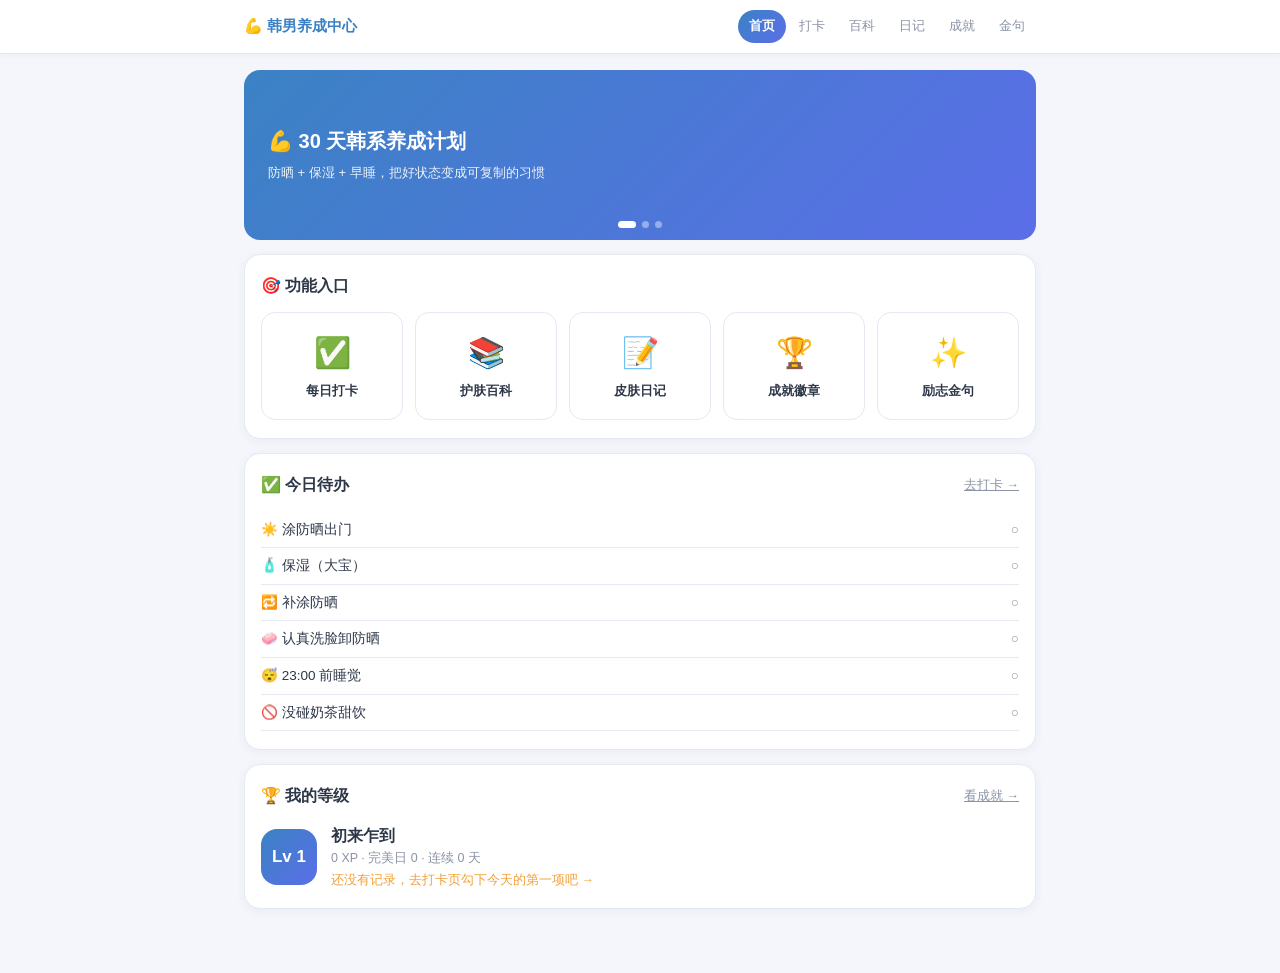
<file: index.html>
<!DOCTYPE html>
<html lang="zh-CN">
<head>
  <meta charset="UTF-8">
  <meta name="viewport" content="width=device-width, initial-scale=1.0">
  <title>韩男养成中心 · 首页</title>
  <link rel="stylesheet" href="style.css">
  <link rel="manifest" href="manifest.json">
  <meta name="theme-color" content="#3b82c4">
</head>
<body>
  <main class="container">

    <!-- 轮播 Banner -->
    <div class="banner" id="banner">
      <div class="banner-slide on">
        <h2>💪 30 天韩系养成计划</h2>
        <p>防晒 + 保湿 + 早睡，把好状态变成可复制的习惯</p>
      </div>
      <div class="banner-slide">
        <h2>📅 今天进度</h2>
        <p id="bannerProgress">加载中…</p>
      </div>
      <div class="banner-slide">
        <h2>💡 每日冷知识</h2>
        <p id="bannerTip">加载中…</p>
      </div>
      <div class="banner-dots" id="bannerDots"></div>
    </div>

    <!-- 功能入口 -->
    <div class="card">
      <div class="card-head"><h2>🎯 功能入口</h2></div>
      <div class="grid-entries">
        <a class="entry" href="checkin.html"><span class="icon">✅</span><span class="label">每日打卡</span></a>
        <a class="entry" href="wiki.html"><span class="icon">📚</span><span class="label">护肤百科</span></a>
        <a class="entry" href="diary.html"><span class="icon">📝</span><span class="label">皮肤日记</span></a>
        <a class="entry" href="achievements.html"><span class="icon">🏆</span><span class="label">成就徽章</span></a>
        <a class="entry" href="quotes.html"><span class="icon">✨</span><span class="label">励志金句</span></a>
      </div>
    </div>

    <!-- 今日待办速览 -->
    <div class="card">
      <div class="card-head"><h2>✅ 今日待办</h2><a href="checkin.html" class="muted">去打卡 →</a></div>
      <ul id="todoList" style="list-style:none;"></ul>
    </div>

    <!-- 我的等级速览 -->
    <div class="card">
      <div class="card-head"><h2>🏆 我的等级</h2><a href="achievements.html" class="muted">看成就 →</a></div>
      <div id="levelSummary"></div>
    </div>

  </main>

  <script src="common.js"></script>
  <script>
    injectNav("index");

    /* 轮播 */
    const slides = document.querySelectorAll(".banner-slide");
    const dotsBox = document.getElementById("bannerDots");
    let idx = 0;
    slides.forEach((_, i) => {
      const d = document.createElement("div");
      d.className = "banner-dot" + (i === 0 ? " on" : "");
      dotsBox.appendChild(d);
    });
    setInterval(() => {
      idx = (idx + 1) % slides.length;
      slides.forEach((s, i) => s.classList.toggle("on", i === idx));
      dotsBox.querySelectorAll(".banner-dot").forEach((d, i) => d.classList.toggle("on", i === idx));
    }, 3500);

    /* 填充 Banner 数据 */
    const today = todayStr();
    const dayData = loadDay(today);
    const list = tasksFor(today);
    const done = list.filter((t) => dayData.tasks[t.id]).length;
    document.getElementById("bannerProgress").textContent =
      `已完成 ${done} / ${list.length} 项，继续加油！`;
    const meta = loadMeta();
    const dayNum = Math.floor((new Date(today) - new Date(meta.startDate)) / 86400000) + 1;
    document.getElementById("bannerTip").textContent =
      TIPS[((dayNum - 1) % TIPS.length + TIPS.length) % TIPS.length];

    /* 今日待办速览 */
    document.getElementById("todoList").innerHTML = list
      .map((t) => `<li style="padding:7px 0;border-bottom:1px solid var(--border);font-size:13.5px;display:flex;justify-content:space-between;">
        <span>${t.icon} ${t.name}</span>
        <span style="color:${dayData.tasks[t.id] ? "var(--green)" : "var(--text-light)"}">${dayData.tasks[t.id] ? "✓" : "○"}</span>
      </li>`).join("");

    /* 等级速览 */
    const h = enrichHistory(calcHistory());
    const lv = levelOf(h.xp);
    document.getElementById("levelSummary").innerHTML = `
      <div style="display:flex;align-items:center;gap:14px;">
        <div style="width:56px;height:56px;border-radius:16px;background:linear-gradient(135deg,var(--primary),var(--purple));color:#fff;display:flex;align-items:center;justify-content:center;font-size:17px;font-weight:800;">Lv ${lv}</div>
        <div style="flex:1;">
          <div style="font-weight:700;">${LEVEL_TITLES[lv - 1]}</div>
          <div class="muted">${h.xp} XP · 完美日 ${h.perfect} · 连续 ${calcStreak()} 天</div>
          ${h.checked === 0 ? '<div class="muted" style="color:var(--amber);margin-top:2px;">还没有记录，去打卡页勾下今天的第一项吧 →</div>' : ""}
        </div>
      </div>`;
  </script>
</body>
</html>
</file>
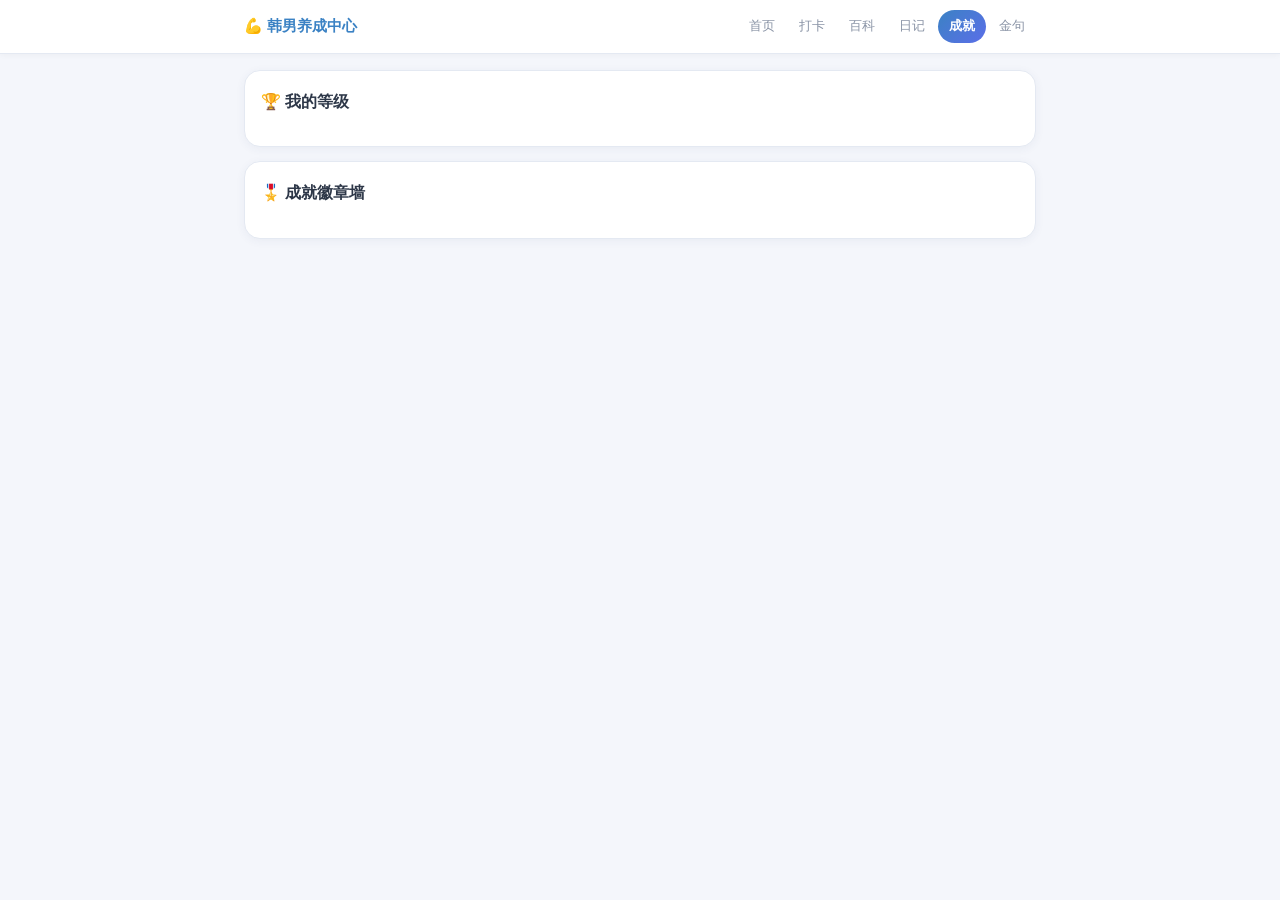
<file: achievements.html>
<!DOCTYPE html>
<html lang="zh-CN">
<head>
  <meta charset="UTF-8">
  <meta name="viewport" content="width=device-width, initial-scale=1.0">
  <title>成就徽章 · 韩男养成中心</title>
  <link rel="stylesheet" href="style.css">
  <link rel="manifest" href="manifest.json">
  <meta name="theme-color" content="#3b82c4">
</head>
<body>
  <main class="container">

    <div class="card">
      <div class="card-head"><h2>🏆 我的等级</h2></div>
      <div id="levelPanel"></div>
    </div>

    <div class="card">
      <div class="card-head"><h2>🎖️ 成就徽章墙</h2><span class="muted" id="unlockCount"></span></div>
      <div id="emptyHint" style="display:none;background:#f0f4ff;border:1px solid #d7e3f7;border-radius:12px;padding:14px 16px;font-size:13px;color:#4a5a78;margin-bottom:12px;">
        🏁 还没有任何记录——去「打卡」页勾选今天的任务，第一个徽章「🌱 第一步」就会点亮。
      </div>
      <div class="badge-grid" id="badgeGrid"></div>
    </div>

  </main>

  <script src="common.js"></script>
  <script>
    injectNav("achievements");
    const $ = (id) => document.getElementById(id);

    function render() {
      const h = enrichHistory(calcHistory());
      const lv = levelOf(h.xp);
      const xpInLevel = h.xp % XP_PER_LEVEL;

      $("#levelPanel").innerHTML = `
        <div style="display:flex;align-items:center;gap:16px;">
          <div style="width:70px;height:70px;border-radius:20px;background:linear-gradient(135deg,var(--primary),var(--purple));color:#fff;display:flex;align-items:center;justify-content:center;font-size:22px;font-weight:800;">Lv ${lv}</div>
          <div style="flex:1;">
            <div style="font-size:17px;font-weight:800;">${LEVEL_TITLES[lv - 1]}</div>
            <div class="xp-track" style="height:10px;background:#e2e9f5;border-radius:999px;overflow:hidden;margin:8px 0 4px;">
              <div style="height:100%;width:${lv >= 10 ? 100 : (xpInLevel / XP_PER_LEVEL) * 100}%;background:linear-gradient(90deg,var(--amber),#f5c76e);border-radius:999px;"></div>
            </div>
            <div class="muted">${lv >= 10 ? h.xp + " XP · 已满级 🏆" : h.xp + " XP · 再得 " + (XP_PER_LEVEL - xpInLevel) + " XP 升级"}</div>
          </div>
        </div>
        <div style="display:grid;grid-template-columns:repeat(3,1fr);gap:8px;margin-top:16px;text-align:center;">
          <div><div style="font-size:22px;font-weight:800;color:var(--primary);">${h.perfect}</div><div class="muted">完美日</div></div>
          <div><div style="font-size:22px;font-weight:800;color:var(--primary);">${calcStreak()}</div><div class="muted">连续打卡</div></div>
          <div><div style="font-size:22px;font-weight:800;color:var(--primary);">${h.checked}</div><div class="muted">总勾选</div></div>
        </div>`;

      const unlocked = ACHIEVEMENTS.filter((a) => a.check(h));
      $("#unlockCount").textContent = `${unlocked.length} / ${ACHIEVEMENTS.length} 解锁`;
      // 无记录时显示引导提示
      $("#emptyHint").style.display = h.checked === 0 ? "block" : "none";
      $("#badgeGrid").innerHTML = ACHIEVEMENTS.map((a) => `
        <div class="badge ${a.check(h) ? "unlocked" : ""}">
          <span class="b-icon">${a.icon}</span>
          <div class="b-name">${a.name}</div>
          <div class="b-desc">${a.desc}</div>
        </div>`).join("");
    }

    render();
  </script>
</body>
</html>
</file>
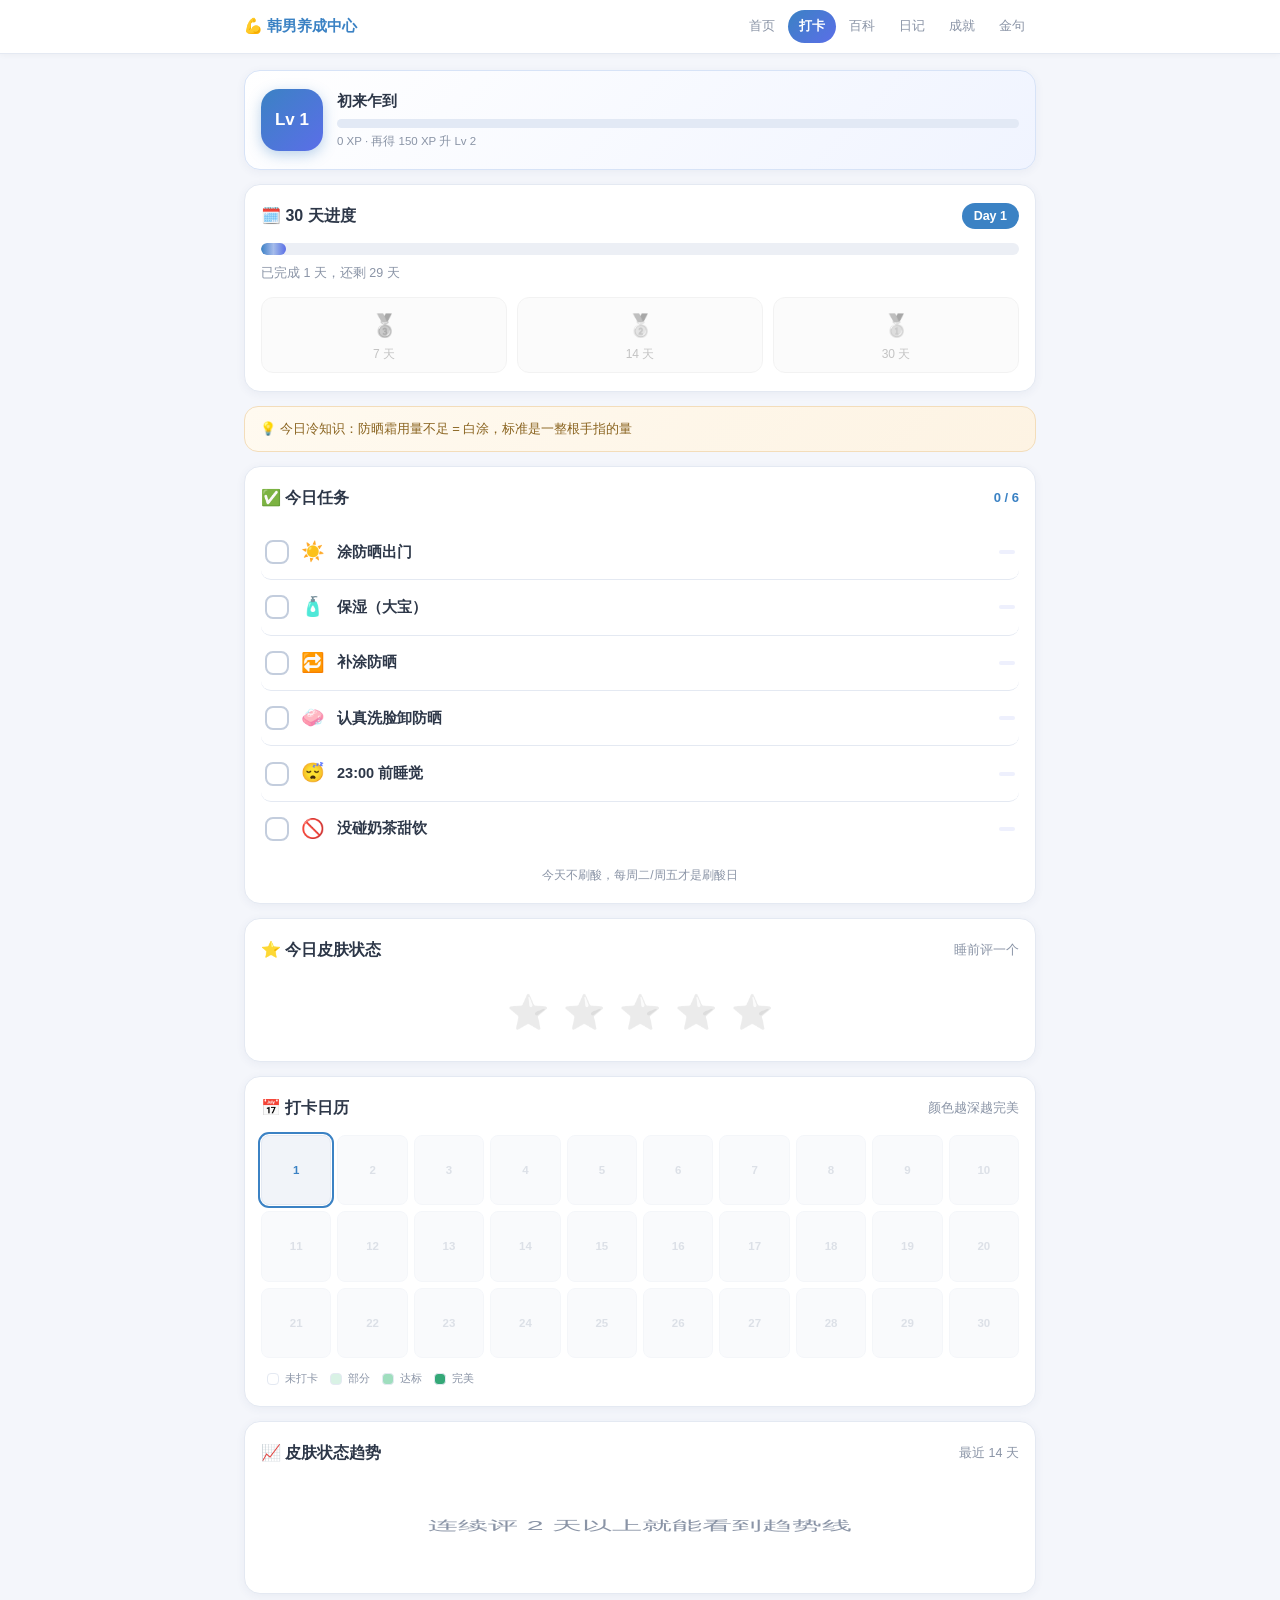
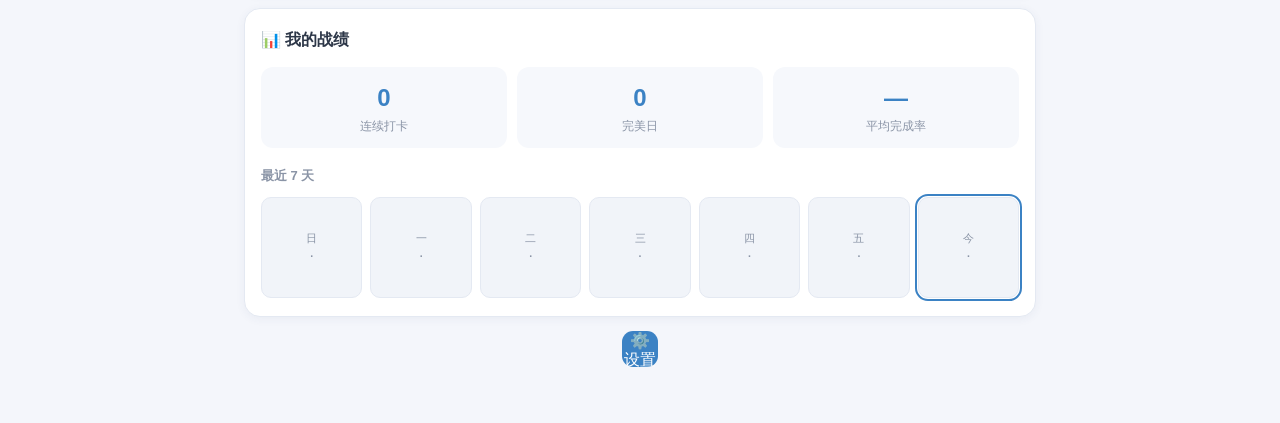
<file: checkin.html>
<!DOCTYPE html>
<html lang="zh-CN">
<head>
  <meta charset="UTF-8">
  <meta name="viewport" content="width=device-width, initial-scale=1.0">
  <title>每日打卡 · 韩男养成中心</title>
  <link rel="stylesheet" href="style.css">
  <link rel="manifest" href="manifest.json">
  <meta name="theme-color" content="#3b82c4">
  <style>
    /* 打卡页专属样式 */
    .level-card { background: linear-gradient(135deg, #ffffff, #f0f4ff); border: 1px solid #d7e3f7; }
    .level-row { display: flex; align-items: center; gap: 14px; }
    .level-badge {
      width: 62px; height: 62px; border-radius: 18px;
      background: linear-gradient(135deg, var(--primary), var(--purple));
      color: #fff; display: flex; align-items: center; justify-content: center;
      font-size: 17px; font-weight: 800; flex-shrink: 0;
      box-shadow: 0 4px 14px rgba(59,130,196,.35);
    }
    .level-info { flex: 1; min-width: 0; }
    .level-title { font-size: 15px; font-weight: 700; }
    .xp-track { height: 9px; background: #e2e9f5; border-radius: 999px; overflow: hidden; margin-top: 6px; }
    .xp-fill { height: 100%; width: 0; border-radius: 999px; background: linear-gradient(90deg, var(--amber), #f5c76e); transition: width .6s; }
    .xp-text { font-size: 11.5px; color: var(--text-light); margin-top: 4px; }
    .day-badge { background: var(--primary); color: #fff; font-size: 12.5px; font-weight: 700; padding: 3px 12px; border-radius: 999px; }
    .progress-track { height: 12px; background: #eceff5; border-radius: 999px; overflow: hidden; }
    .progress-fill { height: 100%; width: 0; border-radius: 999px; background: linear-gradient(90deg, var(--primary), var(--purple)); transition: width .6s; position: relative; overflow: hidden; }
    .progress-shine { position: absolute; inset: 0; background: linear-gradient(90deg, transparent, rgba(255,255,255,.5), transparent); animation: shine 2.2s infinite; }
    @keyframes shine { from { transform: translateX(-100%); } to { transform: translateX(100%); } }
    .progress-text { font-size: 12.5px; color: var(--text-light); margin-top: 8px; }
    .medals { display: flex; gap: 10px; margin-top: 14px; }
    .medal { flex: 1; text-align: center; font-size: 12px; color: var(--text-light); background: #f6f8fc; border-radius: 12px; padding: 10px 4px 8px; border: 1px solid var(--border); filter: grayscale(1); opacity: .55; transition: all .4s; }
    .medal.unlocked { filter: none; opacity: 1; background: var(--amber-light); border-color: var(--amber); color: #a06a12; font-weight: 700; }
    .medal-icon { display: block; font-size: 22px; margin-bottom: 2px; }
    .tip-bar { background: linear-gradient(135deg, #fffaf0, #fdf3e3); border: 1px solid #f3ddba; border-radius: 14px; padding: 12px 15px; font-size: 13px; color: #8a6420; margin-bottom: 14px; line-height: 1.55; }
    .done-count { font-size: 13px; color: var(--primary); font-weight: 700; }
    .task-list { list-style: none; }
    .task-item { display: flex; align-items: center; gap: 12px; padding: 12px 4px; border-bottom: 1px solid var(--border); cursor: pointer; user-select: none; border-radius: 10px; animation: taskIn .3s ease backwards; }
    @keyframes taskIn { from { opacity: 0; transform: translateY(6px); } to { opacity: 1; transform: none; } }
    .task-item:last-child { border-bottom: none; }
    .task-item:active { background: var(--bg); }
    .task-check { width: 24px; height: 24px; border: 2px solid #c3cddd; border-radius: 8px; flex-shrink: 0; position: relative; transition: all .2s; }
    .task-item.checked .task-check { background: var(--green); border-color: var(--green); animation: pop .35s cubic-bezier(.68,-.55,.27,1.55); }
    @keyframes pop { 0% { transform: scale(.6); } 60% { transform: scale(1.2); } 100% { transform: scale(1); } }
    .task-item.checked .task-check::after { content: "✓"; color: #fff; font-size: 15px; font-weight: 700; position: absolute; inset: 0; display: flex; align-items: center; justify-content: center; }
    .task-icon { font-size: 19px; flex-shrink: 0; }
    .task-body { flex: 1; min-width: 0; }
    .task-name { font-size: 14.5px; font-weight: 600; }
    .task-item.checked .task-name { text-decoration: line-through; color: var(--text-light); }
    .task-desc { font-size: 12px; color: var(--text-light); }
    .task-time { font-size: 11px; color: var(--purple); background: #eef0fd; padding: 2px 8px; border-radius: 999px; flex-shrink: 0; }
    .acid-tip { font-size: 12px; color: var(--text-light); margin-top: 10px; text-align: center; }
    .stars { display: flex; justify-content: center; gap: 14px; padding: 8px 0 4px; }
    .star { font-size: 34px; cursor: pointer; filter: grayscale(1); opacity: .45; transition: transform .15s, filter .2s, opacity .2s; }
    .star.on { filter: none; opacity: 1; transform: scale(1.08); }
    .star:active { transform: scale(1.25); }
    .cal-grid { display: grid; grid-template-columns: repeat(10, 1fr); gap: 6px; }
    @media (max-width: 400px) { .cal-grid { grid-template-columns: repeat(6, 1fr); } }
    .cal-cell { aspect-ratio: 1; border-radius: 8px; display: flex; align-items: center; justify-content: center; font-size: 11.5px; font-weight: 700; background: #f1f4f9; color: #aab4c5; border: 1px solid var(--border); transition: transform .15s; }
    .cal-cell.future { opacity: .4; }
    .cal-cell.today { outline: 2px solid var(--primary); outline-offset: 1px; color: var(--primary); }
    .cal-cell.lv1 { background: #d9f2e5; color: #1e7a52; border-color: #b8e5d2; }
    .cal-cell.lv2 { background: #9fdebe; color: #14603e; border-color: #7fd3a7; }
    .cal-cell.lv3 { background: #34a877; color: #fff; border-color: #34a877; }
    .cal-legend { display: flex; align-items: center; gap: 6px; margin-top: 12px; font-size: 11px; color: var(--text-light); flex-wrap: wrap; }
    .lg { width: 12px; height: 12px; border-radius: 4px; display: inline-block; margin-left: 6px; border: 1px solid var(--border); }
    .lg-1 { background: #d9f2e5; } .lg-2 { background: #9fdebe; } .lg-3 { background: #34a877; }
    #trendSvg { width: 100%; height: 96px; display: block; }
    .stat-grid { display: grid; grid-template-columns: repeat(3, 1fr); gap: 10px; margin-bottom: 18px; }
    .stat { background: #f6f8fc; border-radius: 12px; padding: 12px 6px; text-align: center; }
    .stat-num { font-size: 24px; font-weight: 800; color: var(--primary); }
    .stat-label { font-size: 11.5px; color: var(--text-light); }
    .week-title { font-size: 13px; color: var(--text-light); font-weight: 600; margin-bottom: 10px; }
    .week-grid { display: grid; grid-template-columns: repeat(7, 1fr); gap: 8px; }
    .week-cell { aspect-ratio: 1; border-radius: 10px; background: #f1f4f9; border: 1px solid var(--border); display: flex; flex-direction: column; align-items: center; justify-content: center; font-size: 11px; color: var(--text-light); }
    .week-cell .pct { font-size: 10.5px; font-weight: 700; margin-top: 1px; }
    .week-cell.lv-perfect { background: var(--green); border-color: var(--green); color: #fff; }
    .week-cell.lv-good { background: var(--green-light); border-color: #b8e5d2; color: #1e7a52; }
    .week-cell.lv-partial { background: var(--amber-light); border-color: #f3ddba; color: #a06a12; }
    .week-cell.today { outline: 2px solid var(--primary); outline-offset: 1px; }
    .confetti-box { position: fixed; inset: 0; pointer-events: none; overflow: hidden; z-index: 999; }
    .confetti-piece { position: absolute; top: -14px; width: 9px; height: 14px; border-radius: 2px; animation: fall linear forwards; }
    @keyframes fall { to { transform: translateY(112vh) rotate(720deg); opacity: .5; } }
    .toast { position: fixed; left: 50%; bottom: 34px; transform: translateX(-50%) translateY(20px); background: rgba(45,55,72,.92); color: #fff; font-size: 14px; padding: 11px 22px; border-radius: 999px; opacity: 0; pointer-events: none; transition: all .3s; white-space: nowrap; z-index: 99; }
    .toast.show { opacity: 1; transform: translateX(-50%) translateY(0); }
    .modal-mask { position: fixed; inset: 0; background: rgba(20,28,44,.45); display: none; align-items: center; justify-content: center; padding: 20px; z-index: 100; }
    .modal-mask.open { display: flex; }
    .modal { background: #fff; border-radius: 18px; padding: 24px 20px; width: 100%; max-width: 380px; position: relative; animation: popIn .25s ease; }
    @keyframes popIn { from { transform: scale(.92); opacity: 0; } to { transform: scale(1); opacity: 1; } }
    .modal h2 { font-size: 17px; margin-bottom: 16px; }
    .field span { display: block; font-size: 13px; margin-bottom: 6px; }
    .field input[type="date"] { width: 100%; padding: 10px 12px; border: 1.5px solid var(--border); border-radius: 10px; font-size: 14px; color: var(--text); outline: none; }
    .field input[type="date"]:focus { border-color: var(--primary); }
    .field-tip { font-size: 12px; color: var(--text-light); margin-top: 6px; }
    .modal-btns { display: flex; gap: 10px; margin-top: 20px; }
    .mbtn { flex: 1; padding: 11px 0; border-radius: 11px; border: none; font-size: 14px; font-weight: 600; cursor: pointer; }
    .mbtn.primary { background: var(--primary); color: #fff; }
    .mbtn.danger { background: #fff; color: var(--red); border: 1.5px solid #f3c6c6; }
    .modal-close { position: absolute; top: 14px; right: 14px; border: none; background: var(--bg); width: 30px; height: 30px; border-radius: 50%; color: var(--text-light); cursor: pointer; font-size: 13px; }
    .gear-btn { background: var(--primary); color: #fff; border: none; width: 36px; height: 36px; border-radius: 11px; font-size: 16px; cursor: pointer; }
  </style>
</head>
<body>
  <main class="container">

    <div class="card level-card">
      <div class="level-row">
        <div class="level-badge" id="levelBadge">Lv 1</div>
        <div class="level-info">
          <div class="level-title" id="levelTitle">初来乍到</div>
          <div class="xp-track"><div class="xp-fill" id="xpFill"></div></div>
          <div class="xp-text" id="xpText">0 XP</div>
        </div>
      </div>
    </div>

    <div class="card">
      <div class="card-head"><h2>🗓️ 30 天进度</h2><span class="day-badge" id="dayBadge">Day 1</span></div>
      <div class="progress-track"><div class="progress-fill" id="progressFill"><i class="progress-shine"></i></div></div>
      <div class="progress-text" id="progressText"></div>
      <div class="medals">
        <div class="medal" id="medal7"><span class="medal-icon">🥉</span>7 天</div>
        <div class="medal" id="medal14"><span class="medal-icon">🥈</span>14 天</div>
        <div class="medal" id="medal30"><span class="medal-icon">🥇</span>30 天</div>
      </div>
    </div>

    <div class="tip-bar" id="tipBar">💡 …</div>

    <div class="card">
      <div class="card-head"><h2>✅ 今日任务</h2><span class="done-count" id="doneCount"></span></div>
      <ul class="task-list" id="taskList"></ul>
      <p class="acid-tip" id="acidTip"></p>
    </div>

    <div class="card">
      <div class="card-head"><h2>⭐ 今日皮肤状态</h2><span class="muted">睡前评一个</span></div>
      <div class="stars" id="stars"></div>
    </div>

    <div class="card">
      <div class="card-head"><h2>📅 打卡日历</h2><span class="muted">颜色越深越完美</span></div>
      <div class="cal-grid" id="calGrid"></div>
      <div class="cal-legend">
        <span class="lg lg-0"></span>未打卡 <span class="lg lg-1"></span>部分 <span class="lg lg-2"></span>达标 <span class="lg lg-3"></span>完美
      </div>
    </div>

    <div class="card">
      <div class="card-head"><h2>📈 皮肤状态趋势</h2><span class="muted">最近 14 天</span></div>
      <svg id="trendSvg" viewBox="0 0 300 90" preserveAspectRatio="none"></svg>
    </div>

    <div class="card">
      <div class="card-head"><h2>📊 我的战绩</h2></div>
      <div class="stat-grid">
        <div class="stat"><div class="stat-num" id="streakNum">0</div><div class="stat-label">连续打卡</div></div>
        <div class="stat"><div class="stat-num" id="perfectNum">0</div><div class="stat-label">完美日</div></div>
        <div class="stat"><div class="stat-num" id="rateNum">—</div><div class="stat-label">平均完成率</div></div>
      </div>
      <div class="week-title">最近 7 天</div>
      <div class="week-grid" id="weekGrid"></div>
    </div>

    <p class="center"><button class="gear-btn" id="settingsBtn">⚙️ 设置</button></p>
  </main>

  <div class="confetti-box" id="confettiBox"></div>
  <div class="toast" id="toast"></div>

  <div class="modal-mask" id="modalMask">
    <div class="modal">
      <h2>⚙️ 设置</h2>
      <label class="field"><span>计划开始日期</span><input type="date" id="startDateInput"></label>
      <p class="field-tip">从这天开始算 30 天倒计时，Day 1 = 开始当天</p>
      <div class="modal-btns">
        <button class="mbtn danger" id="clearBtn">清空数据</button>
        <button class="mbtn primary" id="saveBtn">保存</button>
      </div>
      <button class="modal-close" id="closeBtn">✕</button>
    </div>
  </div>

  <script src="common.js"></script>
  <script>
    injectNav("checkin");
    const $ = (id) => document.getElementById(id);
    const CHEERS = ["皮肤在偷偷变好 ✨","自律的男人最帅 😎","韩男进度 +1%","坚持就是水光肌 💧","黑色素退退退！","今天也是精致男孩 🧴"];
    const PERFECT_CHEER = "完美打卡日达成！连续 {n} 天 🔥";

    function renderAll() {
      const meta = loadMeta();
      const today = todayStr();
      const dayData = loadDay(today);
      const dayNum = Math.floor((new Date(today) - new Date(meta.startDate)) / 86400000) + 1;
      const hist = enrichHistory(calcHistory());
      const lv = levelOf(hist.xp);
      const xpInLevel = hist.xp % XP_PER_LEVEL;

      $("levelBadge").textContent = "Lv " + lv;
      $("levelTitle").textContent = LEVEL_TITLES[lv - 1];
      $("xpFill").style.width = (lv >= 10 ? 100 : (xpInLevel / XP_PER_LEVEL) * 100) + "%";
      $("xpText").textContent = lv >= 10 ? `${hist.xp} XP · 已满级 🏆` : `${hist.xp} XP · 再得 ${XP_PER_LEVEL - xpInLevel} XP 升 Lv ${lv + 1}`;

      const dayClamped = Math.min(Math.max(dayNum, 1), 30);
      $("dayBadge").textContent = "Day " + dayClamped;
      $("progressFill").style.width = (dayClamped / 30) * 100 + "%";
      $("progressText").textContent = dayNum >= 30 ? "🎉 满月达成！" : `已完成 ${dayClamped} 天，还剩 ${30 - dayClamped} 天`;
      $("medal7").classList.toggle("unlocked", dayNum >= 7);
      $("medal14").classList.toggle("unlocked", dayNum >= 14);
      $("medal30").classList.toggle("unlocked", dayNum >= 30);

      $("tipBar").textContent = "💡 今日冷知识：" + TIPS[((dayNum - 1) % TIPS.length + TIPS.length) % TIPS.length];

      const list = tasksFor(today);
      const doneCount = list.filter((t) => dayData.tasks[t.id]).length;
      $("doneCount").textContent = `${doneCount} / ${list.length}`;
      $("taskList").innerHTML = list.map((t, i) => `
        <li class="task-item ${dayData.tasks[t.id] ? "checked" : ""}" data-id="${t.id}" style="animation-delay:${i * 0.05}s">
          <div class="task-check"></div><span class="task-icon">${t.icon}</span>
          <div class="task-body"><div class="task-name">${t.name}</div><div class="task-desc">${t.desc || ""}</div></div>
          <span class="task-time">${t.time || ""}</span>
        </li>`).join("");
      $("acidTip").textContent = acidDay(today) ? "💧 今天刷酸日：刷酸当晚跳过烟酰胺" : "今天不刷酸，每周二/周五才是刷酸日";

      renderStars(dayData.skin);
      renderCalendar(meta.startDate);
      renderTrend();
      $("streakNum").textContent = calcStreak();
      $("perfectNum").textContent = hist.perfect;
      $("rateNum").textContent = hist.avgRate === null ? "—" : Math.round(hist.avgRate * 100) + "%";
      renderWeek();
    }

    function renderStars(v) {
      $("stars").innerHTML = [1,2,3,4,5].map((n) => `<span class="star ${n <= v ? "on" : ""}" data-value="${n}">⭐</span>`).join("");
    }
    function renderCalendar(startDate) {
      const start = new Date(startDate + "T00:00:00");
      const today = todayStr();
      let html = "";
      for (let i = 0; i < 30; i++) {
        const d = new Date(start); d.setDate(d.getDate() + i);
        const ds = fmtDate(d); const data = loadDay(ds);
        const has = data.tasks && Object.keys(data.tasks).length;
        const p = has ? progressOf(ds, data) : 0;
        let cls = "";
        if (ds > today) cls = "future";
        else if (has) cls = p >= 0.999 ? "lv3" : p >= 0.8 ? "lv2" : p > 0 ? "lv1" : "";
        if (ds === today) cls += " today";
        html += `<div class="cal-cell ${cls}">${i + 1}</div>`;
      }
      $("calGrid").innerHTML = html;
    }
    function renderTrend() {
      const days = []; const base = new Date(todayStr() + "T00:00:00");
      for (let i = 13; i >= 0; i--) {
        const d = new Date(base); d.setDate(d.getDate() - i);
        const ds = fmtDate(d); const data = loadDay(ds);
        if (data.skin) days.push({ date: ds, skin: data.skin });
      }
      const svg = $("trendSvg");
      if (days.length < 2) {
        svg.innerHTML = `<text x="150" y="48" text-anchor="middle" font-size="12" fill="#8a94a6">连续评 2 天以上就能看到趋势线</text>`;
        return;
      }
      const W = 300, H = 90, pad = 10;
      const xs = days.map((_, i) => pad + (i / (days.length - 1)) * (W - pad * 2));
      const ys = days.map((d) => H - pad - ((d.skin - 1) / 4) * (H - pad * 2));
      const pts = xs.map((x, i) => `${x.toFixed(1)},${ys[i].toFixed(1)}`).join(" ");
      svg.innerHTML = `
        <polyline points="${pts}" fill="none" stroke="#3b82c4" stroke-width="2.5" stroke-linecap="round" stroke-linejoin="round"/>
        ${xs.map((x, i) => `<circle cx="${x.toFixed(1)}" cy="${ys[i].toFixed(1)}" r="3.5" fill="#fff" stroke="#3b82c4" stroke-width="2"/>`).join("")}
        <text x="${pad}" y="${H - 1}" font-size="9" fill="#8a94a6">${days[0].date.slice(5)}</text>
        <text x="${W - pad}" y="${H - 1}" font-size="9" fill="#8a94a6" text-anchor="end">${days[days.length - 1].date.slice(5)}</text>`;
    }
    function renderWeek() {
      const cells = []; const base = new Date(todayStr() + "T00:00:00");
      for (let i = 6; i >= 0; i--) {
        const d = new Date(base); d.setDate(d.getDate() - i);
        const ds = fmtDate(d); const data = loadDay(ds);
        const has = data.tasks && Object.keys(data.tasks).length;
        const p = has ? progressOf(ds, data) : 0;
        let lv = "";
        if (has) { if (p >= 0.999) lv = "lv-perfect"; else if (p >= 0.8) lv = "lv-good"; else lv = "lv-partial"; }
        const isToday = ds === todayStr();
        const week = ["日","一","二","三","四","五","六"];
        cells.push(`<div class="week-cell ${lv} ${isToday ? "today" : ""}"><span>${isToday ? "今" : week[d.getDay()]}</span><span class="pct">${has ? Math.round(p * 100) + "%" : "·"}</span></div>`);
      }
      $("weekGrid").innerHTML = cells.join("");
    }

    let toastTimer;
    function toast(msg) {
      const el = $("toast"); el.textContent = msg; el.classList.add("show");
      clearTimeout(toastTimer); toastTimer = setTimeout(() => el.classList.remove("show"), 2000);
    }
    function confetti() {
      const colors = ["#3b82c4","#5b6ee8","#34a877","#f0a13a","#e05252","#8b5cf6"];
      const box = $("confettiBox"); box.innerHTML = "";
      for (let i = 0; i < 70; i++) {
        const p = document.createElement("div"); p.className = "confetti-piece";
        p.style.left = Math.random() * 100 + "%";
        p.style.background = colors[i % colors.length];
        p.style.animationDelay = Math.random() * 0.6 + "s";
        p.style.animationDuration = 1.4 + Math.random() * 1.2 + "s";
        p.style.transform = "rotate(" + Math.random() * 360 + "deg)";
        box.appendChild(p);
      }
      setTimeout(() => (box.innerHTML = ""), 3500);
    }

    $("taskList").addEventListener("click", (e) => {
      const item = e.target.closest(".task-item"); if (!item) return;
      const today = todayStr(); const data = loadDay(today); const id = item.dataset.id;
      const hour = new Date().getHours();
      if (id === "sleep" && hour < 20 && !data.tasks[id]) toast("这么早就睡？勾之前问问自己 😏");
      if (id === "sunscreen" && hour >= 19 && !data.tasks[id]) toast("这个点才涂防晒，防的是月亮吗 🌙");
      data.tasks[id] = !data.tasks[id];
      saveDay(today, data);
      renderAll();
      if (data.tasks[id]) {
        const list = tasksFor(today);
        const done = list.filter((t) => data.tasks[t.id]).length;
        if (done === list.length) { confetti(); toast(PERFECT_CHEER.replace("{n}", calcStreak())); }
        else toast(CHEERS[Math.floor(Math.random() * CHEERS.length)]);
      }
    });

    $("stars").addEventListener("click", (e) => {
      const star = e.target.closest(".star"); if (!star) return;
      const value = Number(star.dataset.value);
      const today = todayStr(); const data = loadDay(today);
      data.skin = data.skin === value ? 0 : value;
      saveDay(today, data); renderStars(data.skin); renderTrend();
      if (value) toast(`今日皮肤 ${value} 星 📝`);
    });

    const modal = $("modalMask");
    $("settingsBtn").addEventListener("click", () => { $("startDateInput").value = loadMeta().startDate || todayStr(); modal.classList.add("open"); });
    $("closeBtn").addEventListener("click", () => modal.classList.remove("open"));
    modal.addEventListener("click", (e) => { if (e.target === modal) modal.classList.remove("open"); });
    $("saveBtn").addEventListener("click", () => {
      const v = $("startDateInput").value; if (!v) return toast("先选个日期");
      saveMeta({ startDate: v }); modal.classList.remove("open"); renderAll(); toast("已保存 ✅");
    });
    $("clearBtn").addEventListener("click", () => {
      if (!confirm("确定清空所有打卡记录？")) return;
      if (!confirm("再问一遍：真的全删吗？")) return;
      Object.keys(localStorage).filter((k) => k.startsWith("sc_")).forEach((k) => localStorage.removeItem(k));
      renderAll(); modal.classList.remove("open"); toast("已清空");
    });

    (function init() {
      if (!loadMeta().startDate) saveMeta({ startDate: todayStr() });
      renderAll();
    })();
  </script>
</body>
</html>
</file>
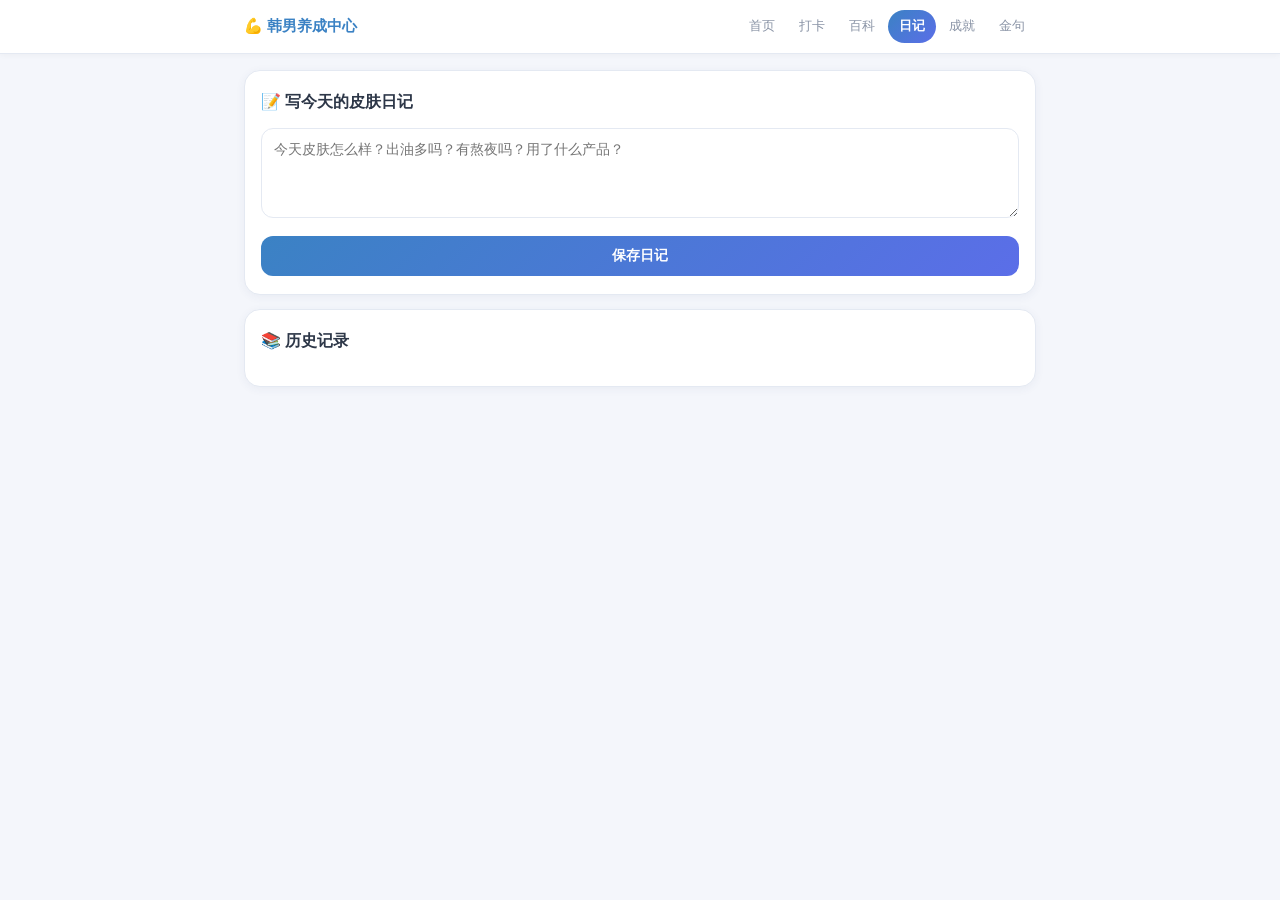
<file: diary.html>
<!DOCTYPE html>
<html lang="zh-CN">
<head>
  <meta charset="UTF-8">
  <meta name="viewport" content="width=device-width, initial-scale=1.0">
  <title>皮肤日记 · 韩男养成中心</title>
  <link rel="stylesheet" href="style.css">
  <link rel="manifest" href="manifest.json">
  <meta name="theme-color" content="#3b82c4">
</head>
<body>
  <main class="container">

    <div class="card form">
      <div class="card-head"><h2>📝 写今天的皮肤日记</h2></div>
      <textarea id="diaryText" placeholder="今天皮肤怎么样？出油多吗？有熬夜吗？用了什么产品？"></textarea>
      <div class="stars" id="stars" style="margin:10px 0;"></div>
      <button class="btn btn-block" id="saveDiary">保存日记</button>
    </div>

    <div class="card">
      <div class="card-head"><h2>📚 历史记录</h2><span class="muted" id="diaryCount"></span></div>
      <ul class="timeline" id="timeline"></ul>
    </div>

  </main>

  <script src="common.js"></script>
  <script>
    injectNav("diary");
    const $ = (id) => document.getElementById(id);
    const LS_DIARY = "scdiary_";

    /* 读取某天日记 */
    function loadDiary(dateStr) {
      try { return JSON.parse(localStorage.getItem(LS_DIARY + dateStr)) || { text: "", skin: 0 }; }
      catch { return { text: "", skin: 0 }; }
    }

    /* 星星评分 */
    let skinVal = 0;
    function renderStars() {
      $("#stars").innerHTML = [1,2,3,4,5].map((n) =>
        `<span class="star ${n <= skinVal ? "on" : ""}" data-value="${n}">⭐</span>`).join("");
    }
    $("#stars").addEventListener("click", (e) => {
      const s = e.target.closest(".star"); if (!s) return;
      skinVal = skinVal === Number(s.dataset.value) ? 0 : Number(s.dataset.value);
      renderStars();
    });

    /* 时间线渲染 */
    function renderTimeline() {
      const keys = Object.keys(localStorage).filter((k) => k.startsWith(LS_DIARY));
      keys.sort().reverse();
      $("#diaryCount").textContent = `共 ${keys.length} 条`;
      $("#timeline").innerHTML = keys.length
        ? keys.map((k) => {
            const d = loadDiary(k.slice(LS_DIARY.length));
            return `<li class="tl-item">
              <div class="tl-date">${k.slice(LS_DIARY.length)}</div>
              ${d.text ? `<div class="tl-text">${escapeHtml(d.text)}</div>` : ""}
              ${d.skin ? `<div class="tl-skin">${"⭐".repeat(d.skin)}</div>` : ""}
            </li>`;
          }).join("")
        : `<li class="tl-item"><div class="tl-text muted">还没有日记，写下第一条吧</div></li>`;
    }

    function escapeHtml(s) {
      return s.replace(/[<>&"]/g, (c) => ({ "<": "&lt;", ">": "&gt;", "&": "&amp;", '"': "&quot;" }[c]));
    }

    $("#saveDiary").addEventListener("click", () => {
      const text = $("#diaryText").value.trim();
      if (!text && !skinVal) return showToast("写点内容或打个分再保存呀");
      const today = todayStr();
      const old = loadDiary(today);
      localStorage.setItem(LS_DIARY + today, JSON.stringify({ text: text || old.text, skin: skinVal || old.skin }));
      // 同时把皮肤评分同步到打卡数据（保持两处一致）
      const dayData = loadDay(today);
      if (skinVal) { dayData.skin = skinVal; saveDay(today, dayData); }
      $("#diaryText").value = "";
      skinVal = 0;
      renderStars();
      renderTimeline();
      // 保存后自动滚到下方时间线，让你看到刚写的日记
      $("#timeline").scrollIntoView({ behavior: "smooth", block: "start" });
      showToast("已保存 ✅ 看下方时间线，第一条就是你");
    });

    renderStars();
    renderTimeline();
  </script>
</body>
</html>
</file>
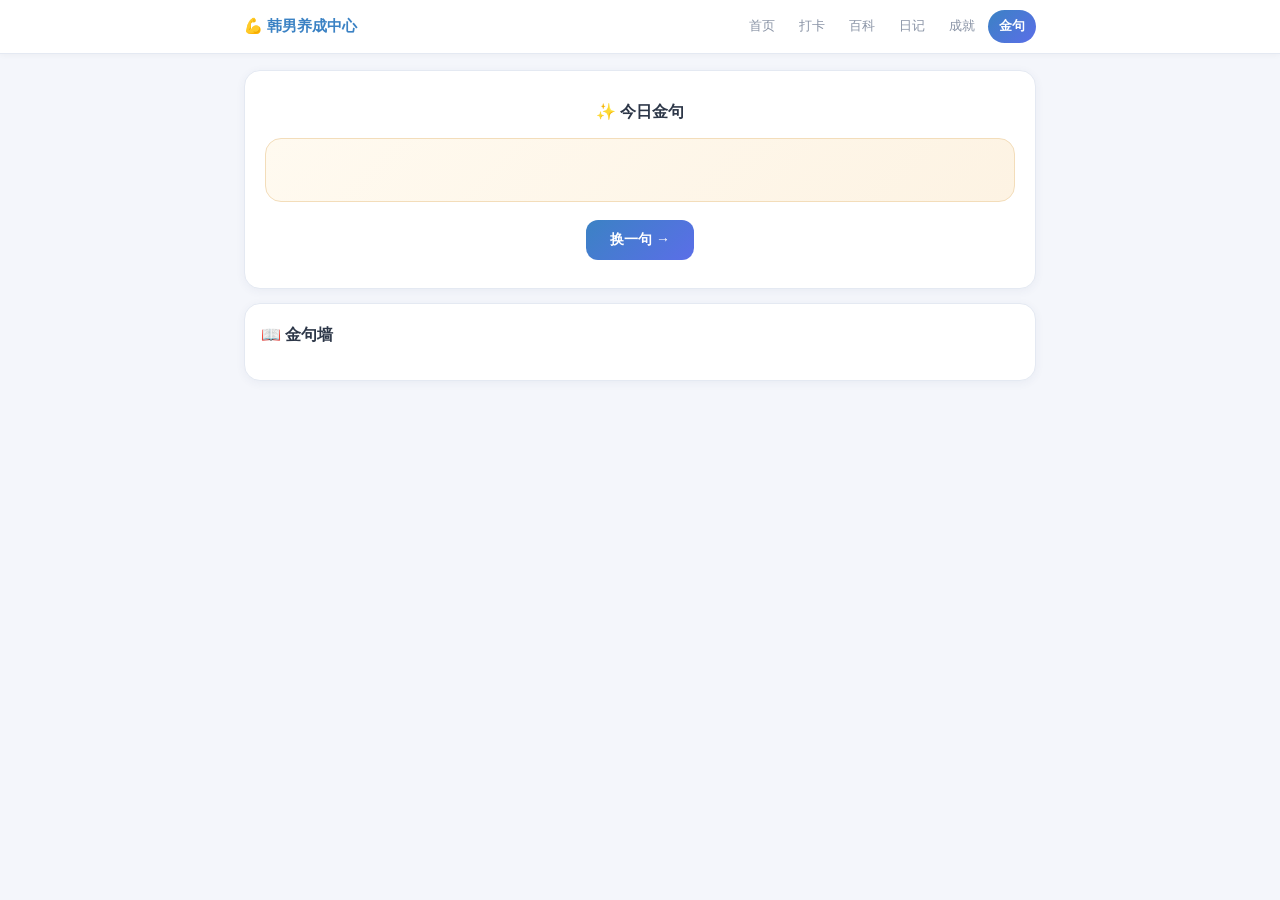
<file: quotes.html>
<!DOCTYPE html>
<html lang="zh-CN">
<head>
  <meta charset="UTF-8">
  <meta name="viewport" content="width=device-width, initial-scale=1.0">
  <title>励志金句 · 韩男养成中心</title>
  <link rel="stylesheet" href="style.css">
  <link rel="manifest" href="manifest.json">
  <meta name="theme-color" content="#3b82c4">
</head>
<body>
  <main class="container">

    <div class="card" style="text-align:center;padding:28px 20px;">
      <div class="card-head" style="justify-content:center;"><h2>✨ 今日金句</h2></div>
      <div class="quote-card" id="quoteCard" style="margin:0;">
        <div class="q-text" id="qText"></div>
        <div class="q-from" id="qFrom"></div>
      </div>
      <button class="btn" id="nextBtn" style="margin-top:18px;">换一句 →</button>
    </div>

    <div class="card">
      <div class="card-head"><h2>📖 金句墙</h2><span class="muted" id="quoteCount"></span></div>
      <div id="quoteList"></div>
    </div>

  </main>

  <script src="common.js"></script>
  <script>
    injectNav("quotes");
    const $ = (id) => document.getElementById(id);

    /* 励志金句库（护肤 + 自律 + 成长主题） */
    const QUOTES = [
      { text: "自律不是苦行，是把更好的自己当成习惯。", from: "韩男养成手册" },
      { text: "你涂的每一层防晒，都是未来脸上的底气。", from: "护肤真言" },
      { text: "熬夜偷走的不只是睡眠，还有皮肤的光。", from: "皮肤科医生" },
      { text: "变好看不是讨好别人，是取悦镜子里的自己。", from: "匿名" },
      { text: "坚持 30 天，让改变发生。", from: "养成计划" },
      { text: "奶茶的甜是一时的，好皮肤的好看是一辈子的。", from: "戒糖党" },
      { text: "真正的精致，藏在别人看不见的日常里。", from: "生活美学" },
      { text: "你不需要和谁比，只需要比昨天的自己好一点。", from: "成长语录" },
      { text: "皮肤是生活状态的名片。", from: "护肤逻辑" },
      { text: "早睡的人，已经在偷偷变帅了。", from: "夜猫子悔过书" },
      { text: "第一印象从脸开始，但气质从自律开始。", from: "形象管理" },
      { text: "把一件事坚持 100 天，它会变成你的一部分。", from: "习惯的力量" },
    ];

    let current = 0;
    function renderQuote() {
      const q = QUOTES[current];
      $("#qText").textContent = q.text;
      $("#qFrom").textContent = "—— " + q.from;
    }
    $("#nextBtn").addEventListener("click", () => {
      current = (current + 1) % QUOTES.length;
      renderQuote();
    });

    $("#quoteCount").textContent = `共 ${QUOTES.length} 句`;
    $("#quoteList").innerHTML = QUOTES.map((q) => `
      <div class="wiki-item">
        <div class="w-name">“${q.text}”</div>
        <div class="w-desc">—— ${q.from}</div>
      </div>`).join("");

    renderQuote();
  </script>
</body>
</html>
</file>
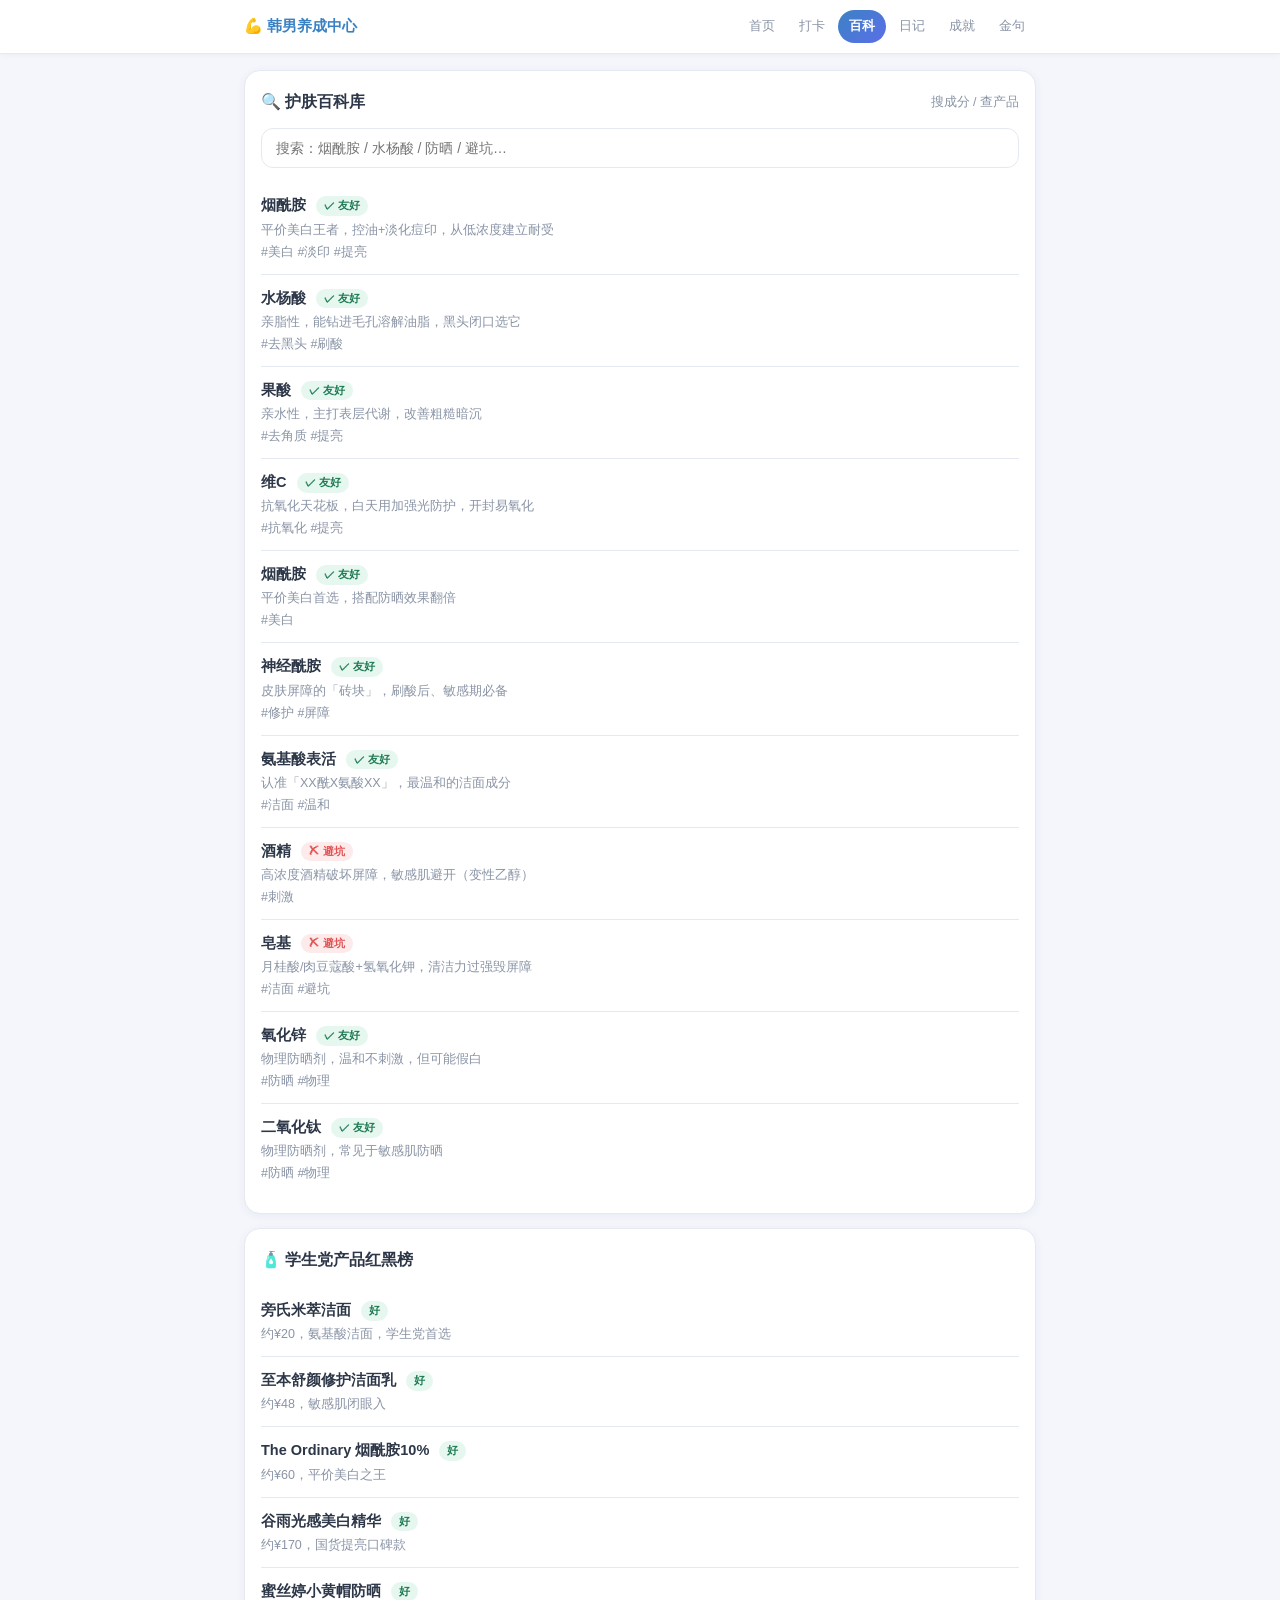
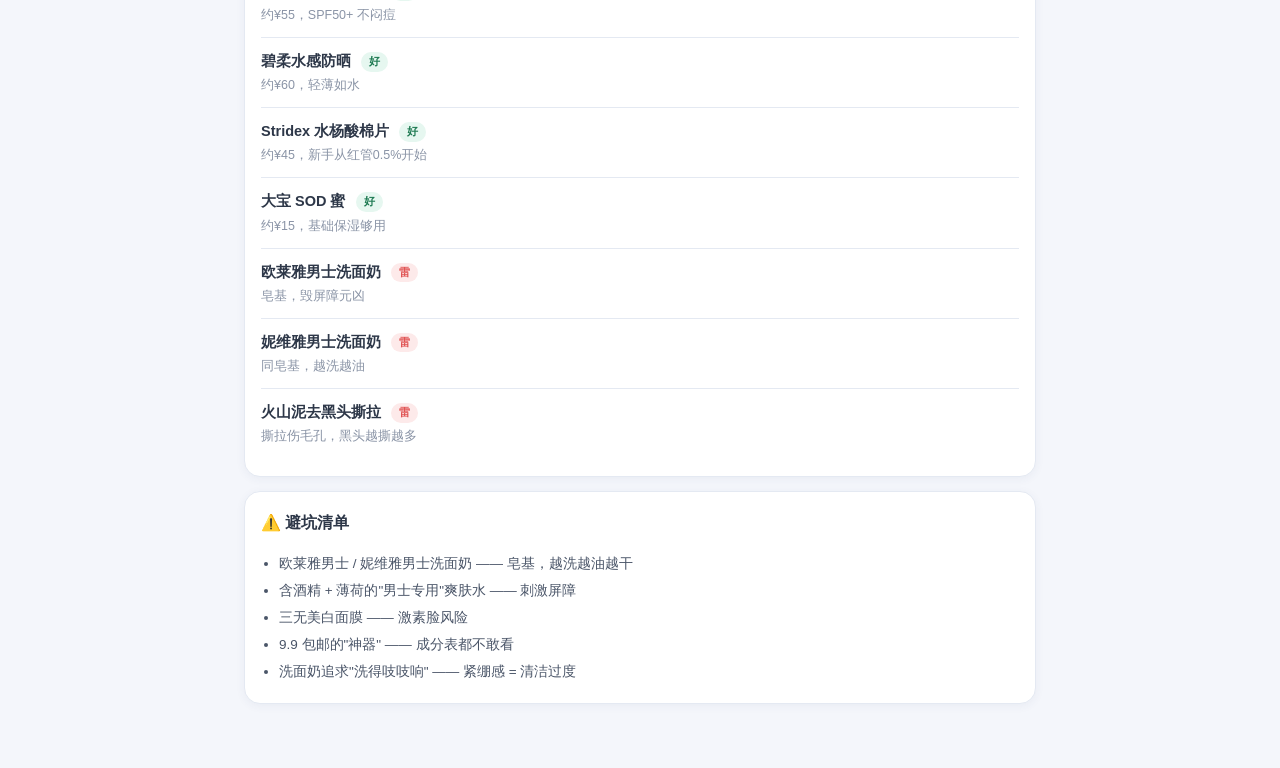
<file: wiki.html>
<!DOCTYPE html>
<html lang="zh-CN">
<head>
  <meta charset="UTF-8">
  <meta name="viewport" content="width=device-width, initial-scale=1.0">
  <title>护肤百科 · 韩男养成中心</title>
  <link rel="stylesheet" href="style.css">
  <link rel="manifest" href="manifest.json">
  <meta name="theme-color" content="#3b82c4">
</head>
<body>
  <main class="container">

    <div class="card">
      <div class="card-head"><h2>🔍 护肤百科库</h2><span class="muted">搜成分 / 查产品</span></div>
      <input class="search-box" id="searchInput" placeholder="搜索：烟酰胺 / 水杨酸 / 防晒 / 避坑…">
      <div id="wikiResult"></div>
    </div>

    <div class="card">
      <div class="card-head"><h2>🧴 学生党产品红黑榜</h2></div>
      <div id="productList"></div>
    </div>

    <div class="card">
      <div class="card-head"><h2>⚠️ 避坑清单</h2></div>
      <ul style="padding-left:18px;font-size:13.5px;color:#4a5568;line-height:2;">
        <li>欧莱雅男士 / 妮维雅男士洗面奶 —— 皂基，越洗越油越干</li>
        <li>含酒精 + 薄荷的"男士专用"爽肤水 —— 刺激屏障</li>
        <li>三无美白面膜 —— 激素脸风险</li>
        <li>9.9 包邮的"神器" —— 成分表都不敢看</li>
        <li>洗面奶追求"洗得吱吱响" —— 紧绷感 = 清洁过度</li>
      </ul>
    </div>

  </main>

  <script src="common.js"></script>
  <script>
    injectNav("wiki");

    /* 成分数据库 */
    const WIKI = [
      { key: "烟酰胺", tags: ["美白","淡印","提亮"], desc: "平价美白王者，控油+淡化痘印，从低浓度建立耐受", good: true },
      { key: "水杨酸", tags: ["去黑头","刷酸"], desc: "亲脂性，能钻进毛孔溶解油脂，黑头闭口选它", good: true },
      { key: "果酸", tags: ["去角质","提亮"], desc: "亲水性，主打表层代谢，改善粗糙暗沉", good: true },
      { key: "维C", tags: ["抗氧化","提亮"], desc: "抗氧化天花板，白天用加强光防护，开封易氧化", good: true },
      { key: "烟酰胺", tags: ["美白"], desc: "平价美白首选，搭配防晒效果翻倍", good: true },
      { key: "神经酰胺", tags: ["修护","屏障"], desc: "皮肤屏障的「砖块」，刷酸后、敏感期必备", good: true },
      { key: "氨基酸表活", tags: ["洁面","温和"], desc: "认准「XX酰X氨酸XX」，最温和的洁面成分", good: true },
      { key: "酒精", tags: ["刺激"], desc: "高浓度酒精破坏屏障，敏感肌避开（变性乙醇）", good: false },
      { key: "皂基", tags: ["洁面","避坑"], desc: "月桂酸/肉豆蔻酸+氢氧化钾，清洁力过强毁屏障", good: false },
      { key: "氧化锌", tags: ["防晒","物理"], desc: "物理防晒剂，温和不刺激，但可能假白", good: true },
      { key: "二氧化钛", tags: ["防晒","物理"], desc: "物理防晒剂，常见于敏感肌防晒", good: true },
    ];
    /* 产品红黑榜 */
    const PRODUCTS = [
      { name: "旁氏米萃洁面", tag: "好", good: true, desc: "约¥20，氨基酸洁面，学生党首选" },
      { name: "至本舒颜修护洁面乳", tag: "好", good: true, desc: "约¥48，敏感肌闭眼入" },
      { name: "The Ordinary 烟酰胺10%", tag: "好", good: true, desc: "约¥60，平价美白之王" },
      { name: "谷雨光感美白精华", tag: "好", good: true, desc: "约¥170，国货提亮口碑款" },
      { name: "蜜丝婷小黄帽防晒", tag: "好", good: true, desc: "约¥55，SPF50+ 不闷痘" },
      { name: "碧柔水感防晒", tag: "好", good: true, desc: "约¥60，轻薄如水" },
      { name: "Stridex 水杨酸棉片", tag: "好", good: true, desc: "约¥45，新手从红管0.5%开始" },
      { name: "大宝 SOD 蜜", tag: "好", good: true, desc: "约¥15，基础保湿够用" },
      { name: "欧莱雅男士洗面奶", tag: "雷", good: false, desc: "皂基，毁屏障元凶" },
      { name: "妮维雅男士洗面奶", tag: "雷", good: false, desc: "同皂基，越洗越油" },
      { name: "火山泥去黑头撕拉", tag: "雷", good: false, desc: "撕拉伤毛孔，黑头越撕越多" },
    ];

    function renderWiki(filter) {
      const kw = (filter || "").trim();
      const list = kw ? WIKI.filter((w) => w.key.includes(kw) || w.tags.some((t) => t.includes(kw))) : WIKI;
      $("wikiResult").innerHTML = list.length
        ? list.map((w) => `
          <div class="wiki-item">
            <div class="w-name">${w.key} <span class="tag ${w.good ? "tag-good" : "tag-bad"}">${w.good ? "✓ 友好" : "✗ 避坑"}</span></div>
            <div class="w-desc">${w.desc}</div>
            <div class="muted" style="margin-top:2px;">${w.tags.map((t) => "#" + t).join(" ")}</div>
          </div>`).join("")
        : `<p class="muted">没找到「${kw}」，换个词试试</p>`;
    }
    function renderProducts() {
      $("productList").innerHTML = PRODUCTS.map((p) => `
        <div class="wiki-item">
          <div class="w-name">${p.name} <span class="tag ${p.good ? "tag-good" : "tag-bad"}">${p.tag}</span></div>
          <div class="w-desc">${p.desc}</div>
        </div>`).join("");
    }

    const $ = (id) => document.getElementById(id);
    document.getElementById("searchInput").addEventListener("input", (e) => renderWiki(e.target.value));
    renderWiki("");
    renderProducts();
  </script>
</body>
</html>
</file>
<file: style.css>
/* ============================================================
   韩男养成中心 · 共享样式
   覆盖：顶部导航 / 卡片 / 按钮 / 轮播 / 徽章墙 / 金句卡 / 日记 / 百科
   ============================================================ */

:root {
  --bg: #f4f6fb;
  --card: #ffffff;
  --primary: #3b82c4;
  --purple: #5b6ee8;
  --green: #34a877;
  --green-light: #e6f7f0;
  --amber: #f0a13a;
  --amber-light: #fdf3e3;
  --red: #e05252;
  --text: #2d3748;
  --text-light: #8a94a6;
  --border: #e4e9f2;
  --radius: 16px;
  --shadow: 0 2px 10px rgba(45, 74, 120, 0.06);
}

* { margin: 0; padding: 0; box-sizing: border-box; }

body {
  font-family: -apple-system, BlinkMacSystemFont, "PingFang SC",
    "Helvetica Neue", "Microsoft YaHei", sans-serif;
  background: var(--bg);
  color: var(--text);
  line-height: 1.6;
  padding-bottom: 50px;
}

/* ---------- 顶部导航（京东式） ---------- */
.topnav {
  position: sticky;
  top: 0;
  z-index: 50;
  background: #fff;
  border-bottom: 1px solid var(--border);
  box-shadow: 0 1px 6px rgba(0,0,0,.04);
}
.topnav-inner {
  max-width: 820px;
  margin: 0 auto;
  display: flex;
  align-items: center;
  justify-content: space-between;
  padding: 10px 14px;
  gap: 10px;
}
.brand {
  font-size: 15px;
  font-weight: 800;
  color: var(--primary);
  text-decoration: none;
  white-space: nowrap;
}
.nav-links {
  display: flex;
  gap: 2px;
  overflow-x: auto;
  scrollbar-width: none;
}
.nav-links::-webkit-scrollbar { display: none; }
.nav-link {
  font-size: 13px;
  color: var(--text-light);
  text-decoration: none;
  padding: 6px 11px;
  border-radius: 999px;
  white-space: nowrap;
  transition: all .2s;
}
.nav-link.active {
  background: linear-gradient(135deg, var(--primary), var(--purple));
  color: #fff;
  font-weight: 700;
}

/* ---------- 容器 ---------- */
.container {
  max-width: 820px;
  margin: 16px auto 0;
  padding: 0 14px;
}

/* ---------- 卡片 ---------- */
.card {
  background: var(--card);
  border: 1px solid var(--border);
  border-radius: var(--radius);
  padding: 18px 16px;
  margin-bottom: 14px;
  box-shadow: var(--shadow);
}
.card-head {
  display: flex;
  justify-content: space-between;
  align-items: center;
  margin-bottom: 14px;
}
.card-head h2 { font-size: 16px; }

/* ---------- 首页 banner 轮播 ---------- */
.banner {
  position: relative;
  border-radius: var(--radius);
  overflow: hidden;
  height: 170px;
  margin-bottom: 14px;
  background: linear-gradient(135deg, var(--primary), var(--purple));
  color: #fff;
}
.banner-slide {
  position: absolute;
  inset: 0;
  display: flex;
  flex-direction: column;
  justify-content: center;
  padding: 24px;
  opacity: 0;
  transition: opacity .6s;
}
.banner-slide.on { opacity: 1; }
.banner-slide h2 { font-size: 20px; }
.banner-slide p { font-size: 13px; opacity: .9; margin-top: 6px; }
.banner-dots {
  position: absolute;
  bottom: 12px;
  left: 0; right: 0;
  display: flex;
  justify-content: center;
  gap: 6px;
}
.banner-dot {
  width: 7px; height: 7px;
  border-radius: 50%;
  background: rgba(255,255,255,.4);
}
.banner-dot.on { background: #fff; width: 18px; border-radius: 999px; }

/* ---------- 首页功能入口 ---------- */
.grid-entries {
  display: grid;
  grid-template-columns: repeat(3, 1fr);
  gap: 12px;
}
@media (min-width: 560px) { .grid-entries { grid-template-columns: repeat(5, 1fr); } }
.entry {
  background: var(--card);
  border: 1px solid var(--border);
  border-radius: 14px;
  padding: 16px 8px;
  text-align: center;
  text-decoration: none;
  color: var(--text);
  transition: transform .15s, box-shadow .15s;
  display: block;
}
.entry:active { transform: scale(.96); }
.entry .icon { font-size: 30px; display: block; }
.entry .label { font-size: 12.5px; font-weight: 600; margin-top: 6px; }

/* ---------- 徽章墙（成就页） ---------- */
.badge-grid {
  display: grid;
  grid-template-columns: repeat(2, 1fr);
  gap: 12px;
}
@media (min-width: 560px) { .badge-grid { grid-template-columns: repeat(3, 1fr); } }
.badge {
  background: var(--card);
  border: 1px solid var(--border);
  border-radius: 14px;
  padding: 18px 14px;
  text-align: center;
  filter: grayscale(1);
  opacity: .5;
  transition: all .3s;
}
.badge.unlocked {
  filter: none;
  opacity: 1;
  border-color: #f3ddba;
  background: linear-gradient(135deg, #fffaf0, #fdf3e3);
  box-shadow: 0 4px 14px rgba(240,161,58,.18);
}
.badge .b-icon { font-size: 34px; display: block; }
.badge .b-name { font-size: 14px; font-weight: 700; margin-top: 6px; }
.badge .b-desc { font-size: 11.5px; color: var(--text-light); margin-top: 2px; }

/* ---------- 金句墙 ---------- */
.quote-card {
  background: linear-gradient(135deg, #fffaf0, #fdf3e3);
  border: 1px solid #f3ddba;
  border-radius: var(--radius);
  padding: 26px 22px;
  text-align: center;
  margin-bottom: 14px;
}
.quote-card .q-text {
  font-size: 17px;
  font-weight: 700;
  color: #6b5323;
  line-height: 1.7;
}
.quote-card .q-from { font-size: 12px; color: #a0824a; margin-top: 10px; }
.btn {
  display: inline-block;
  padding: 11px 24px;
  border: none;
  border-radius: 12px;
  font-size: 14px;
  font-weight: 700;
  cursor: pointer;
  background: linear-gradient(135deg, var(--primary), var(--purple));
  color: #fff;
}
.btn:active { transform: scale(.97); }
.btn-block { display: block; width: 100%; text-align: center; }

/* ---------- 日记时间线 ---------- */
.timeline { list-style: none; }
.tl-item {
  position: relative;
  padding: 0 0 18px 30px;
  border-left: 2px solid var(--border);
  margin-left: 10px;
}
.tl-item:last-child { padding-bottom: 0; }
.tl-item::before {
  content: "";
  position: absolute;
  left: -7px; top: 2px;
  width: 12px; height: 12px;
  border-radius: 50%;
  background: var(--primary);
  border: 2px solid #fff;
}
.tl-date { font-size: 12px; color: var(--text-light); }
.tl-text { font-size: 14px; margin-top: 2px; }
.tl-skin { font-size: 12px; color: var(--amber); margin-top: 2px; }

/* ---------- 表单 ---------- */
.form textarea {
  width: 100%;
  border: 1.5px solid var(--border);
  border-radius: 12px;
  padding: 12px;
  font-size: 14px;
  font-family: inherit;
  resize: vertical;
  min-height: 90px;
  outline: none;
}
.form textarea:focus { border-color: var(--primary); }

/* ---------- 百科 ---------- */
.search-box {
  width: 100%;
  border: 1.5px solid var(--border);
  border-radius: 12px;
  padding: 11px 14px;
  font-size: 14px;
  outline: none;
  margin-bottom: 14px;
}
.search-box:focus { border-color: var(--primary); }
.wiki-item {
  padding: 12px 0;
  border-bottom: 1px solid var(--border);
}
.wiki-item:last-child { border-bottom: none; }
.wiki-item .w-name { font-size: 14.5px; font-weight: 700; }
.wiki-item .w-desc { font-size: 12.5px; color: var(--text-light); margin-top: 2px; }
.tag {
  display: inline-block;
  font-size: 11px;
  padding: 1px 8px;
  border-radius: 999px;
  margin-left: 6px;
  vertical-align: 1px;
}
.tag-good { background: var(--green-light); color: #1e7a52; }
.tag-bad { background: #fdeaea; color: var(--red); }

/* ---------- 通用 ---------- */
.muted { color: var(--text-light); font-size: 12.5px; }
.center { text-align: center; }
.mt { margin-top: 14px; }
</file>
